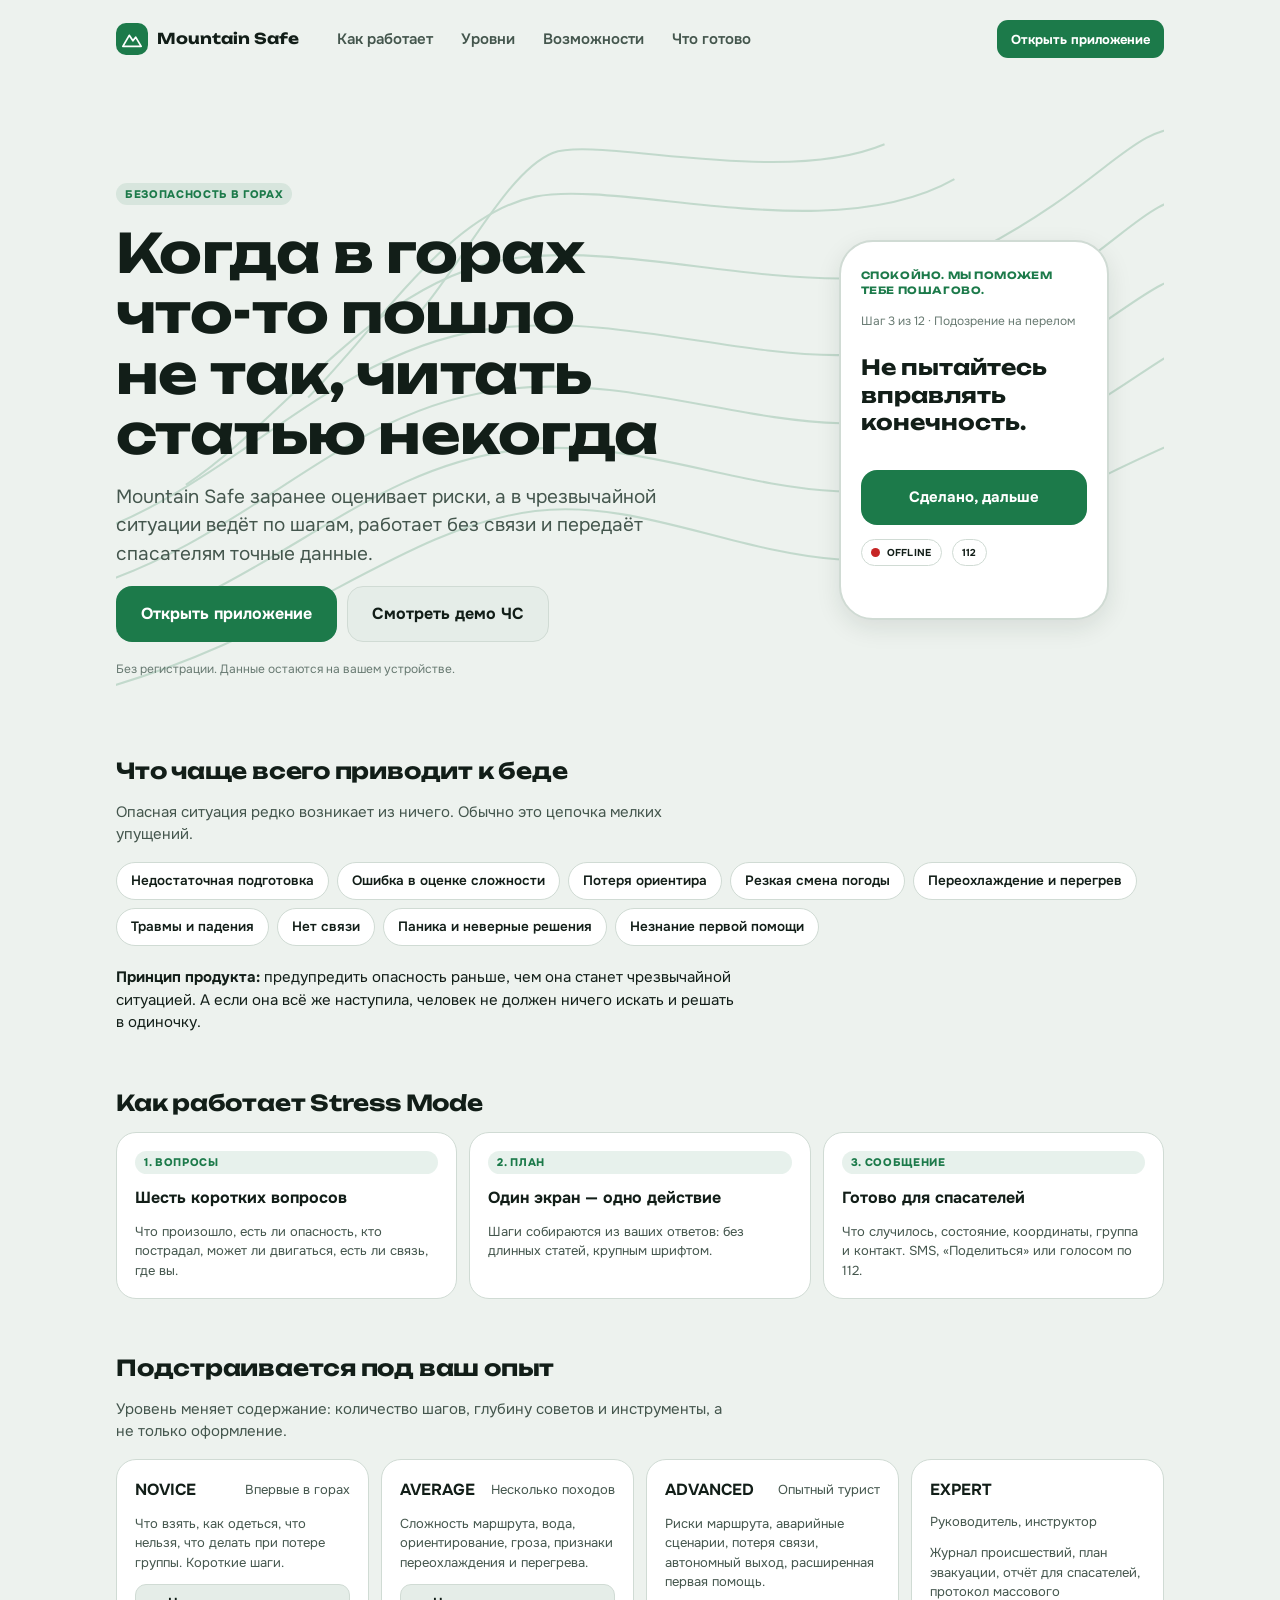
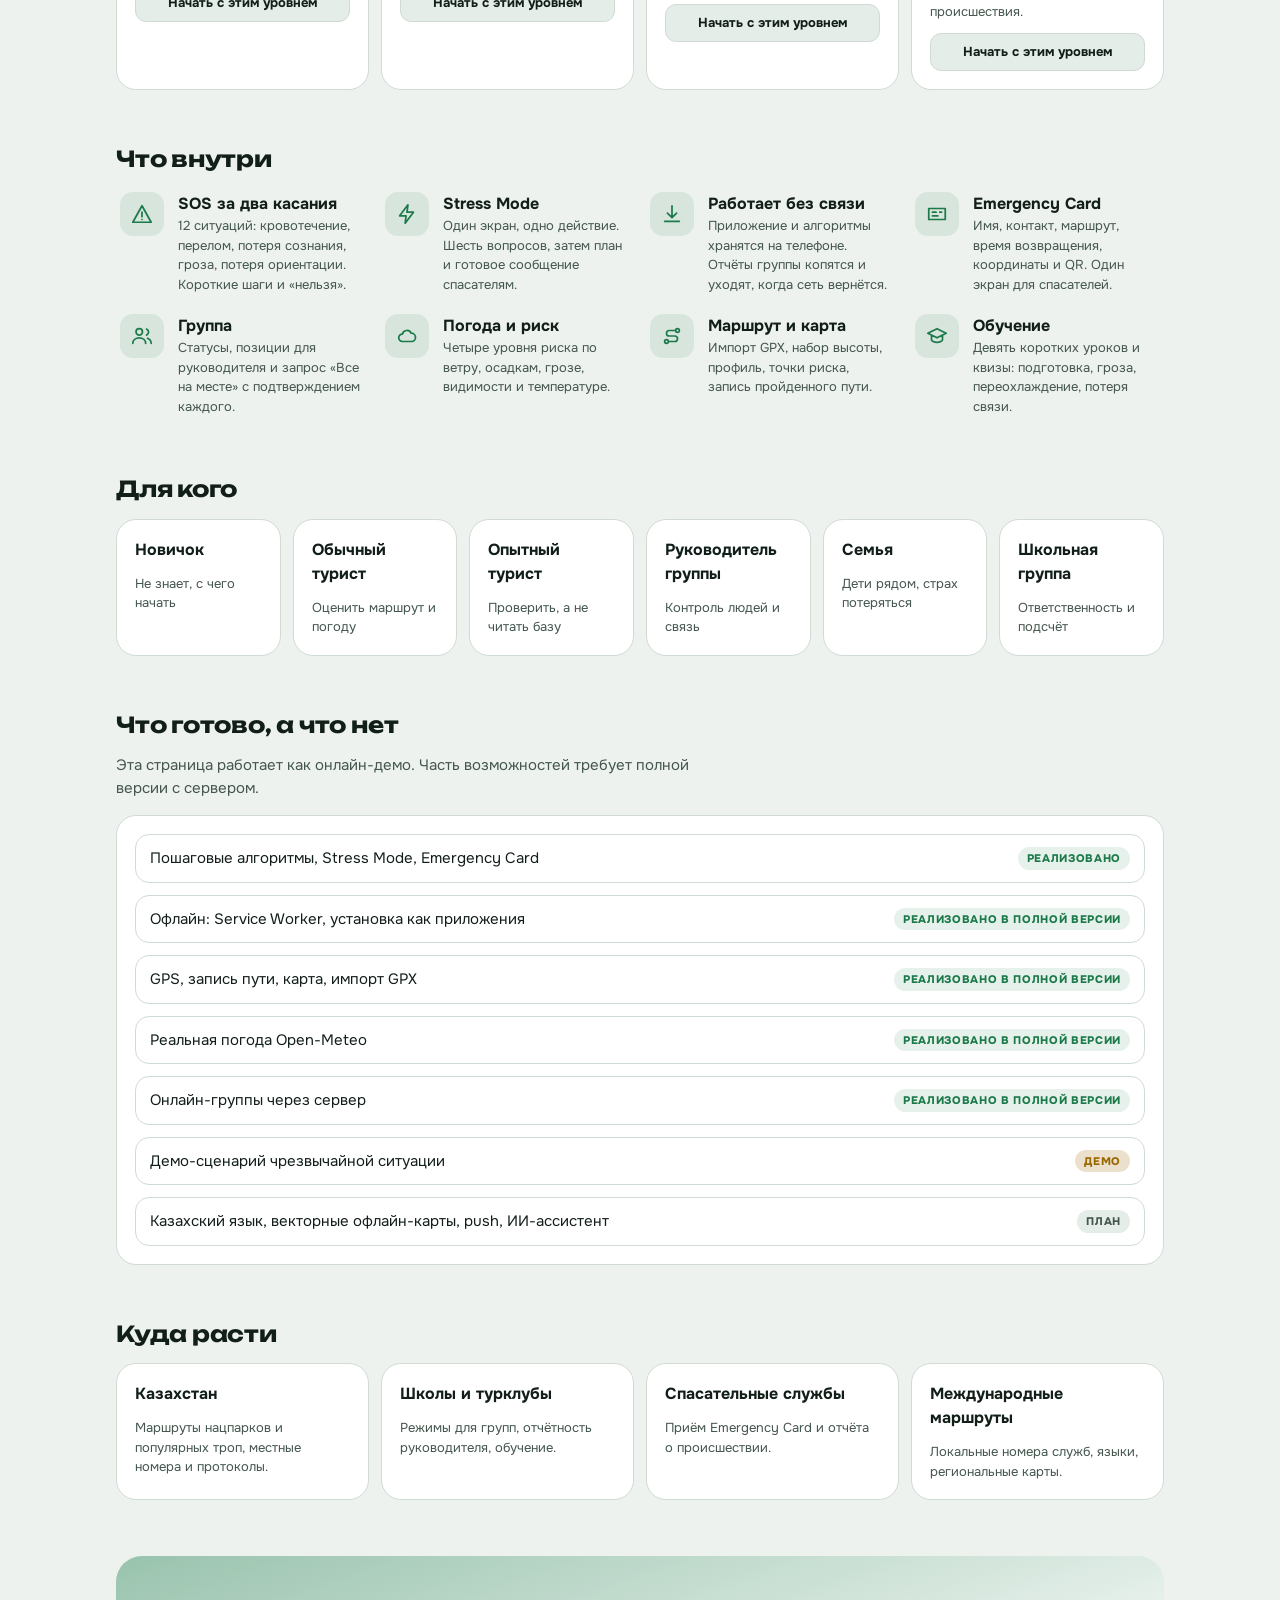
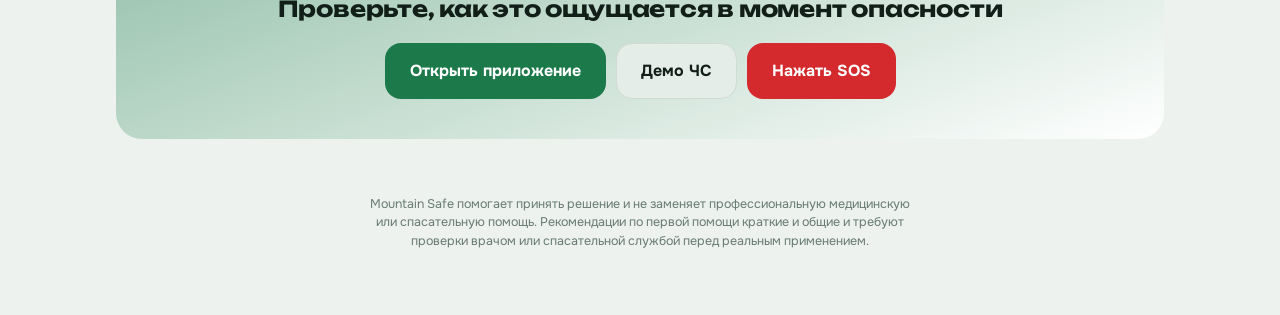
<file: mountain-safe-github-pages/index.html>
<!doctype html>
<html lang="ru">
<head>
<meta charset="utf-8">
<meta name="viewport" content="width=device-width,initial-scale=1,viewport-fit=cover">
<title>Mountain Safe</title>
<meta name="description" content="Безопасность в горах: SOS, Stress Mode, офлайн, группа, Emergency Card.">
<meta name="theme-color" content="#0f1416">
<link rel="manifest" href="manifest.webmanifest">
<link rel="icon" type="image/png" href="icons/icon-192.png">
<link rel="apple-touch-icon" href="icons/apple-touch-icon.png">
<link rel="stylesheet" href="vendor/leaflet/leaflet.css">
<link rel="stylesheet" href="css/styles.css">
<style>html{padding:env(safe-area-inset-top,0px) 0 env(safe-area-inset-bottom,0px)}body{margin:0}[hidden]{display:none!important}</style>
</head>
<body>


<div class="app" id="app">
  <aside class="side" id="side"></aside>
  <div class="main">
    <header class="top" id="top"></header>
    <div id="banner"></div>
    <main id="view" class="view" tabindex="-1"></main>
    <p class="disc">Mountain Safe помогает принять решение и не заменяет профессиональную медицинскую или спасательную помощь. При угрозе жизни звоните в экстренные службы.</p>
  </div>
</div>
<nav class="tabbar" id="tabbar" aria-label="Основная навигация"></nav>
<div id="demobar"></div>
<div id="updatebar"></div>
<div id="overlay"></div>
<div id="toast"></div>

<script src="vendor/leaflet/leaflet.js"></script>
<script src="vendor/qrcode.js"></script>
<script src="js/config.js"></script>
<script src="js/data.js"></script>
<script src="js/lib.js"></script>
<script src="js/core.js"></script>
<script src="js/services.js"></script>
<script src="js/landing.js"></script>
<script src="js/views.js"></script>
</body>
</html>
</file>
<file: mountain-safe-github-pages/vendor/leaflet/leaflet.css>
/* required styles */

.leaflet-pane,
.leaflet-tile,
.leaflet-marker-icon,
.leaflet-marker-shadow,
.leaflet-tile-container,
.leaflet-pane > svg,
.leaflet-pane > canvas,
.leaflet-zoom-box,
.leaflet-image-layer,
.leaflet-layer {
	position: absolute;
	left: 0;
	top: 0;
	}
.leaflet-container {
	overflow: hidden;
	}
.leaflet-tile,
.leaflet-marker-icon,
.leaflet-marker-shadow {
	-webkit-user-select: none;
	   -moz-user-select: none;
	        user-select: none;
	  -webkit-user-drag: none;
	}
/* Prevents IE11 from highlighting tiles in blue */
.leaflet-tile::selection {
	background: transparent;
}
/* Safari renders non-retina tile on retina better with this, but Chrome is worse */
.leaflet-safari .leaflet-tile {
	image-rendering: -webkit-optimize-contrast;
	}
/* hack that prevents hw layers "stretching" when loading new tiles */
.leaflet-safari .leaflet-tile-container {
	width: 1600px;
	height: 1600px;
	-webkit-transform-origin: 0 0;
	}
.leaflet-marker-icon,
.leaflet-marker-shadow {
	display: block;
	}
/* .leaflet-container svg: reset svg max-width decleration shipped in Joomla! (joomla.org) 3.x */
/* .leaflet-container img: map is broken in FF if you have max-width: 100% on tiles */
.leaflet-container .leaflet-overlay-pane svg {
	max-width: none !important;
	max-height: none !important;
	}
.leaflet-container .leaflet-marker-pane img,
.leaflet-container .leaflet-shadow-pane img,
.leaflet-container .leaflet-tile-pane img,
.leaflet-container img.leaflet-image-layer,
.leaflet-container .leaflet-tile {
	max-width: none !important;
	max-height: none !important;
	width: auto;
	padding: 0;
	}

.leaflet-container img.leaflet-tile {
	/* See: https://bugs.chromium.org/p/chromium/issues/detail?id=600120 */
	mix-blend-mode: plus-lighter;
}

.leaflet-container.leaflet-touch-zoom {
	-ms-touch-action: pan-x pan-y;
	touch-action: pan-x pan-y;
	}
.leaflet-container.leaflet-touch-drag {
	-ms-touch-action: pinch-zoom;
	/* Fallback for FF which doesn't support pinch-zoom */
	touch-action: none;
	touch-action: pinch-zoom;
}
.leaflet-container.leaflet-touch-drag.leaflet-touch-zoom {
	-ms-touch-action: none;
	touch-action: none;
}
.leaflet-container {
	-webkit-tap-highlight-color: transparent;
}
.leaflet-container a {
	-webkit-tap-highlight-color: rgba(51, 181, 229, 0.4);
}
.leaflet-tile {
	filter: inherit;
	visibility: hidden;
	}
.leaflet-tile-loaded {
	visibility: inherit;
	}
.leaflet-zoom-box {
	width: 0;
	height: 0;
	-moz-box-sizing: border-box;
	     box-sizing: border-box;
	z-index: 800;
	}
/* workaround for https://bugzilla.mozilla.org/show_bug.cgi?id=888319 */
.leaflet-overlay-pane svg {
	-moz-user-select: none;
	}

.leaflet-pane         { z-index: 400; }

.leaflet-tile-pane    { z-index: 200; }
.leaflet-overlay-pane { z-index: 400; }
.leaflet-shadow-pane  { z-index: 500; }
.leaflet-marker-pane  { z-index: 600; }
.leaflet-tooltip-pane   { z-index: 650; }
.leaflet-popup-pane   { z-index: 700; }

.leaflet-map-pane canvas { z-index: 100; }
.leaflet-map-pane svg    { z-index: 200; }

.leaflet-vml-shape {
	width: 1px;
	height: 1px;
	}
.lvml {
	behavior: url(#default#VML);
	display: inline-block;
	position: absolute;
	}


/* control positioning */

.leaflet-control {
	position: relative;
	z-index: 800;
	pointer-events: visiblePainted; /* IE 9-10 doesn't have auto */
	pointer-events: auto;
	}
.leaflet-top,
.leaflet-bottom {
	position: absolute;
	z-index: 1000;
	pointer-events: none;
	}
.leaflet-top {
	top: 0;
	}
.leaflet-right {
	right: 0;
	}
.leaflet-bottom {
	bottom: 0;
	}
.leaflet-left {
	left: 0;
	}
.leaflet-control {
	float: left;
	clear: both;
	}
.leaflet-right .leaflet-control {
	float: right;
	}
.leaflet-top .leaflet-control {
	margin-top: 10px;
	}
.leaflet-bottom .leaflet-control {
	margin-bottom: 10px;
	}
.leaflet-left .leaflet-control {
	margin-left: 10px;
	}
.leaflet-right .leaflet-control {
	margin-right: 10px;
	}


/* zoom and fade animations */

.leaflet-fade-anim .leaflet-popup {
	opacity: 0;
	-webkit-transition: opacity 0.2s linear;
	   -moz-transition: opacity 0.2s linear;
	        transition: opacity 0.2s linear;
	}
.leaflet-fade-anim .leaflet-map-pane .leaflet-popup {
	opacity: 1;
	}
.leaflet-zoom-animated {
	-webkit-transform-origin: 0 0;
	    -ms-transform-origin: 0 0;
	        transform-origin: 0 0;
	}
svg.leaflet-zoom-animated {
	will-change: transform;
}

.leaflet-zoom-anim .leaflet-zoom-animated {
	-webkit-transition: -webkit-transform 0.25s cubic-bezier(0,0,0.25,1);
	   -moz-transition:    -moz-transform 0.25s cubic-bezier(0,0,0.25,1);
	        transition:         transform 0.25s cubic-bezier(0,0,0.25,1);
	}
.leaflet-zoom-anim .leaflet-tile,
.leaflet-pan-anim .leaflet-tile {
	-webkit-transition: none;
	   -moz-transition: none;
	        transition: none;
	}

.leaflet-zoom-anim .leaflet-zoom-hide {
	visibility: hidden;
	}


/* cursors */

.leaflet-interactive {
	cursor: pointer;
	}
.leaflet-grab {
	cursor: -webkit-grab;
	cursor:    -moz-grab;
	cursor:         grab;
	}
.leaflet-crosshair,
.leaflet-crosshair .leaflet-interactive {
	cursor: crosshair;
	}
.leaflet-popup-pane,
.leaflet-control {
	cursor: auto;
	}
.leaflet-dragging .leaflet-grab,
.leaflet-dragging .leaflet-grab .leaflet-interactive,
.leaflet-dragging .leaflet-marker-draggable {
	cursor: move;
	cursor: -webkit-grabbing;
	cursor:    -moz-grabbing;
	cursor:         grabbing;
	}

/* marker & overlays interactivity */
.leaflet-marker-icon,
.leaflet-marker-shadow,
.leaflet-image-layer,
.leaflet-pane > svg path,
.leaflet-tile-container {
	pointer-events: none;
	}

.leaflet-marker-icon.leaflet-interactive,
.leaflet-image-layer.leaflet-interactive,
.leaflet-pane > svg path.leaflet-interactive,
svg.leaflet-image-layer.leaflet-interactive path {
	pointer-events: visiblePainted; /* IE 9-10 doesn't have auto */
	pointer-events: auto;
	}

/* visual tweaks */

.leaflet-container {
	background: #ddd;
	outline-offset: 1px;
	}
.leaflet-container a {
	color: #0078A8;
	}
.leaflet-zoom-box {
	border: 2px dotted #38f;
	background: rgba(255,255,255,0.5);
	}


/* general typography */
.leaflet-container {
	font-family: "Helvetica Neue", Arial, Helvetica, sans-serif;
	font-size: 12px;
	font-size: 0.75rem;
	line-height: 1.5;
	}


/* general toolbar styles */

.leaflet-bar {
	box-shadow: 0 1px 5px rgba(0,0,0,0.65);
	border-radius: 4px;
	}
.leaflet-bar a {
	background-color: #fff;
	border-bottom: 1px solid #ccc;
	width: 26px;
	height: 26px;
	line-height: 26px;
	display: block;
	text-align: center;
	text-decoration: none;
	color: black;
	}
.leaflet-bar a,
.leaflet-control-layers-toggle {
	background-position: 50% 50%;
	background-repeat: no-repeat;
	display: block;
	}
.leaflet-bar a:hover,
.leaflet-bar a:focus {
	background-color: #f4f4f4;
	}
.leaflet-bar a:first-child {
	border-top-left-radius: 4px;
	border-top-right-radius: 4px;
	}
.leaflet-bar a:last-child {
	border-bottom-left-radius: 4px;
	border-bottom-right-radius: 4px;
	border-bottom: none;
	}
.leaflet-bar a.leaflet-disabled {
	cursor: default;
	background-color: #f4f4f4;
	color: #bbb;
	}

.leaflet-touch .leaflet-bar a {
	width: 30px;
	height: 30px;
	line-height: 30px;
	}
.leaflet-touch .leaflet-bar a:first-child {
	border-top-left-radius: 2px;
	border-top-right-radius: 2px;
	}
.leaflet-touch .leaflet-bar a:last-child {
	border-bottom-left-radius: 2px;
	border-bottom-right-radius: 2px;
	}

/* zoom control */

.leaflet-control-zoom-in,
.leaflet-control-zoom-out {
	font: bold 18px 'Lucida Console', Monaco, monospace;
	text-indent: 1px;
	}

.leaflet-touch .leaflet-control-zoom-in, .leaflet-touch .leaflet-control-zoom-out  {
	font-size: 22px;
	}


/* layers control */

.leaflet-control-layers {
	box-shadow: 0 1px 5px rgba(0,0,0,0.4);
	background: #fff;
	border-radius: 5px;
	}
.leaflet-control-layers-toggle {
	background-image: url(images/layers.png);
	width: 36px;
	height: 36px;
	}
.leaflet-retina .leaflet-control-layers-toggle {
	background-image: url(images/layers-2x.png);
	background-size: 26px 26px;
	}
.leaflet-touch .leaflet-control-layers-toggle {
	width: 44px;
	height: 44px;
	}
.leaflet-control-layers .leaflet-control-layers-list,
.leaflet-control-layers-expanded .leaflet-control-layers-toggle {
	display: none;
	}
.leaflet-control-layers-expanded .leaflet-control-layers-list {
	display: block;
	position: relative;
	}
.leaflet-control-layers-expanded {
	padding: 6px 10px 6px 6px;
	color: #333;
	background: #fff;
	}
.leaflet-control-layers-scrollbar {
	overflow-y: scroll;
	overflow-x: hidden;
	padding-right: 5px;
	}
.leaflet-control-layers-selector {
	margin-top: 2px;
	position: relative;
	top: 1px;
	}
.leaflet-control-layers label {
	display: block;
	font-size: 13px;
	font-size: 1.08333em;
	}
.leaflet-control-layers-separator {
	height: 0;
	border-top: 1px solid #ddd;
	margin: 5px -10px 5px -6px;
	}

/* Default icon URLs */
.leaflet-default-icon-path { /* used only in path-guessing heuristic, see L.Icon.Default */
	background-image: url(images/marker-icon.png);
	}


/* attribution and scale controls */

.leaflet-container .leaflet-control-attribution {
	background: #fff;
	background: rgba(255, 255, 255, 0.8);
	margin: 0;
	}
.leaflet-control-attribution,
.leaflet-control-scale-line {
	padding: 0 5px;
	color: #333;
	line-height: 1.4;
	}
.leaflet-control-attribution a {
	text-decoration: none;
	}
.leaflet-control-attribution a:hover,
.leaflet-control-attribution a:focus {
	text-decoration: underline;
	}
.leaflet-attribution-flag {
	display: inline !important;
	vertical-align: baseline !important;
	width: 1em;
	height: 0.6669em;
	}
.leaflet-left .leaflet-control-scale {
	margin-left: 5px;
	}
.leaflet-bottom .leaflet-control-scale {
	margin-bottom: 5px;
	}
.leaflet-control-scale-line {
	border: 2px solid #777;
	border-top: none;
	line-height: 1.1;
	padding: 2px 5px 1px;
	white-space: nowrap;
	-moz-box-sizing: border-box;
	     box-sizing: border-box;
	background: rgba(255, 255, 255, 0.8);
	text-shadow: 1px 1px #fff;
	}
.leaflet-control-scale-line:not(:first-child) {
	border-top: 2px solid #777;
	border-bottom: none;
	margin-top: -2px;
	}
.leaflet-control-scale-line:not(:first-child):not(:last-child) {
	border-bottom: 2px solid #777;
	}

.leaflet-touch .leaflet-control-attribution,
.leaflet-touch .leaflet-control-layers,
.leaflet-touch .leaflet-bar {
	box-shadow: none;
	}
.leaflet-touch .leaflet-control-layers,
.leaflet-touch .leaflet-bar {
	border: 2px solid rgba(0,0,0,0.2);
	background-clip: padding-box;
	}


/* popup */

.leaflet-popup {
	position: absolute;
	text-align: center;
	margin-bottom: 20px;
	}
.leaflet-popup-content-wrapper {
	padding: 1px;
	text-align: left;
	border-radius: 12px;
	}
.leaflet-popup-content {
	margin: 13px 24px 13px 20px;
	line-height: 1.3;
	font-size: 13px;
	font-size: 1.08333em;
	min-height: 1px;
	}
.leaflet-popup-content p {
	margin: 17px 0;
	margin: 1.3em 0;
	}
.leaflet-popup-tip-container {
	width: 40px;
	height: 20px;
	position: absolute;
	left: 50%;
	margin-top: -1px;
	margin-left: -20px;
	overflow: hidden;
	pointer-events: none;
	}
.leaflet-popup-tip {
	width: 17px;
	height: 17px;
	padding: 1px;

	margin: -10px auto 0;
	pointer-events: auto;

	-webkit-transform: rotate(45deg);
	   -moz-transform: rotate(45deg);
	    -ms-transform: rotate(45deg);
	        transform: rotate(45deg);
	}
.leaflet-popup-content-wrapper,
.leaflet-popup-tip {
	background: white;
	color: #333;
	box-shadow: 0 3px 14px rgba(0,0,0,0.4);
	}
.leaflet-container a.leaflet-popup-close-button {
	position: absolute;
	top: 0;
	right: 0;
	border: none;
	text-align: center;
	width: 24px;
	height: 24px;
	font: 16px/24px Tahoma, Verdana, sans-serif;
	color: #757575;
	text-decoration: none;
	background: transparent;
	}
.leaflet-container a.leaflet-popup-close-button:hover,
.leaflet-container a.leaflet-popup-close-button:focus {
	color: #585858;
	}
.leaflet-popup-scrolled {
	overflow: auto;
	}

.leaflet-oldie .leaflet-popup-content-wrapper {
	-ms-zoom: 1;
	}
.leaflet-oldie .leaflet-popup-tip {
	width: 24px;
	margin: 0 auto;

	-ms-filter: "progid:DXImageTransform.Microsoft.Matrix(M11=0.70710678, M12=0.70710678, M21=-0.70710678, M22=0.70710678)";
	filter: progid:DXImageTransform.Microsoft.Matrix(M11=0.70710678, M12=0.70710678, M21=-0.70710678, M22=0.70710678);
	}

.leaflet-oldie .leaflet-control-zoom,
.leaflet-oldie .leaflet-control-layers,
.leaflet-oldie .leaflet-popup-content-wrapper,
.leaflet-oldie .leaflet-popup-tip {
	border: 1px solid #999;
	}


/* div icon */

.leaflet-div-icon {
	background: #fff;
	border: 1px solid #666;
	}


/* Tooltip */
/* Base styles for the element that has a tooltip */
.leaflet-tooltip {
	position: absolute;
	padding: 6px;
	background-color: #fff;
	border: 1px solid #fff;
	border-radius: 3px;
	color: #222;
	white-space: nowrap;
	-webkit-user-select: none;
	-moz-user-select: none;
	-ms-user-select: none;
	user-select: none;
	pointer-events: none;
	box-shadow: 0 1px 3px rgba(0,0,0,0.4);
	}
.leaflet-tooltip.leaflet-interactive {
	cursor: pointer;
	pointer-events: auto;
	}
.leaflet-tooltip-top:before,
.leaflet-tooltip-bottom:before,
.leaflet-tooltip-left:before,
.leaflet-tooltip-right:before {
	position: absolute;
	pointer-events: none;
	border: 6px solid transparent;
	background: transparent;
	content: "";
	}

/* Directions */

.leaflet-tooltip-bottom {
	margin-top: 6px;
}
.leaflet-tooltip-top {
	margin-top: -6px;
}
.leaflet-tooltip-bottom:before,
.leaflet-tooltip-top:before {
	left: 50%;
	margin-left: -6px;
	}
.leaflet-tooltip-top:before {
	bottom: 0;
	margin-bottom: -12px;
	border-top-color: #fff;
	}
.leaflet-tooltip-bottom:before {
	top: 0;
	margin-top: -12px;
	margin-left: -6px;
	border-bottom-color: #fff;
	}
.leaflet-tooltip-left {
	margin-left: -6px;
}
.leaflet-tooltip-right {
	margin-left: 6px;
}
.leaflet-tooltip-left:before,
.leaflet-tooltip-right:before {
	top: 50%;
	margin-top: -6px;
	}
.leaflet-tooltip-left:before {
	right: 0;
	margin-right: -12px;
	border-left-color: #fff;
	}
.leaflet-tooltip-right:before {
	left: 0;
	margin-left: -12px;
	border-right-color: #fff;
	}

/* Printing */

@media print {
	/* Prevent printers from removing background-images of controls. */
	.leaflet-control {
		-webkit-print-color-adjust: exact;
		print-color-adjust: exact;
		}
	}
</file>
<file: mountain-safe-github-pages/css/styles.css>
@font-face{font-family:'Onest';font-style:normal;font-display:swap;font-weight:400;src:url(../fonts/onest-cyrillic-400-normal.woff2) format('woff2');unicode-range:U+0301,U+0400-045F,U+0490-0491,U+04B0-04B1,U+2116}
@font-face{font-family:'Onest';font-style:normal;font-display:swap;font-weight:400;src:url(../fonts/onest-latin-400-normal.woff2) format('woff2');unicode-range:U+0000-00FF,U+0131,U+0152-0153,U+02BB-02BC,U+02C6,U+02DA,U+02DC,U+0304,U+0308,U+0329,U+2000-206F,U+20AC,U+2122,U+2191,U+2193,U+2212,U+2215,U+FEFF,U+FFFD}
@font-face{font-family:'Onest';font-style:normal;font-display:swap;font-weight:600;src:url(../fonts/onest-cyrillic-600-normal.woff2) format('woff2');unicode-range:U+0301,U+0400-045F,U+0490-0491,U+04B0-04B1,U+2116}
@font-face{font-family:'Onest';font-style:normal;font-display:swap;font-weight:600;src:url(../fonts/onest-latin-600-normal.woff2) format('woff2');unicode-range:U+0000-00FF,U+0131,U+0152-0153,U+02BB-02BC,U+02C6,U+02DA,U+02DC,U+0304,U+0308,U+0329,U+2000-206F,U+20AC,U+2122,U+2191,U+2193,U+2212,U+2215,U+FEFF,U+FFFD}
@font-face{font-family:'Onest';font-style:normal;font-display:swap;font-weight:700;src:url(../fonts/onest-cyrillic-700-normal.woff2) format('woff2');unicode-range:U+0301,U+0400-045F,U+0490-0491,U+04B0-04B1,U+2116}
@font-face{font-family:'Onest';font-style:normal;font-display:swap;font-weight:700;src:url(../fonts/onest-latin-700-normal.woff2) format('woff2');unicode-range:U+0000-00FF,U+0131,U+0152-0153,U+02BB-02BC,U+02C6,U+02DA,U+02DC,U+0304,U+0308,U+0329,U+2000-206F,U+20AC,U+2122,U+2191,U+2193,U+2212,U+2215,U+FEFF,U+FFFD}
@font-face{font-family:'Onest';font-style:normal;font-display:swap;font-weight:800;src:url(../fonts/onest-cyrillic-800-normal.woff2) format('woff2');unicode-range:U+0301,U+0400-045F,U+0490-0491,U+04B0-04B1,U+2116}
@font-face{font-family:'Onest';font-style:normal;font-display:swap;font-weight:800;src:url(../fonts/onest-latin-800-normal.woff2) format('woff2');unicode-range:U+0000-00FF,U+0131,U+0152-0153,U+02BB-02BC,U+02C6,U+02DA,U+02DC,U+0304,U+0308,U+0329,U+2000-206F,U+20AC,U+2122,U+2191,U+2193,U+2212,U+2215,U+FEFF,U+FFFD}
@font-face{font-family:'Unbounded';font-style:normal;font-display:swap;font-weight:700;src:url(../fonts/unbounded-cyrillic-700-normal.woff2) format('woff2');unicode-range:U+0301,U+0400-045F,U+0490-0491,U+04B0-04B1,U+2116}
@font-face{font-family:'Unbounded';font-style:normal;font-display:swap;font-weight:700;src:url(../fonts/unbounded-latin-700-normal.woff2) format('woff2');unicode-range:U+0000-00FF,U+0131,U+0152-0153,U+02BB-02BC,U+02C6,U+02DA,U+02DC,U+0304,U+0308,U+0329,U+2000-206F,U+20AC,U+2122,U+2191,U+2193,U+2212,U+2215,U+FEFF,U+FFFD}
@font-face{font-family:'JetBrains Mono';font-style:normal;font-display:swap;font-weight:500;src:url(../fonts/jetbrains-mono-latin-500-normal.woff2) format('woff2');unicode-range:U+0000-00FF,U+0131,U+0152-0153,U+02BB-02BC,U+02C6,U+02DA,U+02DC,U+0304,U+0308,U+0329,U+2000-206F,U+20AC,U+2122,U+2191,U+2193,U+2212,U+2215,U+FEFF,U+FFFD}
@font-face{font-family:'JetBrains Mono';font-style:normal;font-display:swap;font-weight:700;src:url(../fonts/jetbrains-mono-latin-700-normal.woff2) format('woff2');unicode-range:U+0000-00FF,U+0131,U+0152-0153,U+02BB-02BC,U+02C6,U+02DA,U+02DC,U+0304,U+0308,U+0329,U+2000-206F,U+20AC,U+2122,U+2191,U+2193,U+2212,U+2215,U+FEFF,U+FFFD}

:root{
  color-scheme:dark;
  --bg:#0f1416;--bg2:#151c1f;--card:#1c2528;--card2:#253034;--line:#2e3b3f;
  --tx:#eef3f0;--tx2:#a9b9b2;--tx3:#7a8c85;
  --g:#62c48a;--g2:#2f7a55;--gs:rgba(98,196,138,.14);--onG:#06170d;
  --ok:#4fcf7a;--warn:#f2c14e;--hi:#f28b3c;--crit:#ef4b4b;--sos:#e5383b;
  --shadow:0 10px 30px rgba(0,0,0,.35);
  --f-body:'Onest',system-ui,-apple-system,'Segoe UI',Roboto,sans-serif;
  --f-disp:'Unbounded','Onest',system-ui,sans-serif;
  --f-mono:'JetBrains Mono',ui-monospace,Menlo,Consolas,monospace;
}
@media (prefers-color-scheme:light){:root:not([data-theme="dark"]){
  color-scheme:light;
  --bg:#edf2ee;--bg2:#ffffff;--card:#ffffff;--card2:#e5ede8;--line:#d0dbd4;
  --tx:#121e18;--tx2:#44564d;--tx3:#687a72;
  --g:#1c7a4a;--g2:#1c7a4a;--gs:rgba(28,122,74,.10);--onG:#ffffff;
  --ok:#1b8a48;--warn:#9a6700;--hi:#bf520d;--crit:#c62525;--sos:#d42a2d;
  --shadow:0 8px 24px rgba(20,40,30,.10);}}
:root[data-theme="light"]{
  color-scheme:light;
  --bg:#edf2ee;--bg2:#ffffff;--card:#ffffff;--card2:#e5ede8;--line:#d0dbd4;
  --tx:#121e18;--tx2:#44564d;--tx3:#687a72;
  --g:#1c7a4a;--g2:#1c7a4a;--gs:rgba(28,122,74,.10);--onG:#ffffff;
  --ok:#1b8a48;--warn:#9a6700;--hi:#bf520d;--crit:#c62525;--sos:#d42a2d;
  --shadow:0 8px 24px rgba(20,40,30,.10);}
:root[data-theme="dark"]{
  color-scheme:dark;
  --bg:#0f1416;--bg2:#151c1f;--card:#1c2528;--card2:#253034;--line:#2e3b3f;
  --tx:#eef3f0;--tx2:#a9b9b2;--tx3:#7a8c85;
  --g:#62c48a;--g2:#2f7a55;--gs:rgba(98,196,138,.14);--onG:#06170d;
  --ok:#4fcf7a;--warn:#f2c14e;--hi:#f28b3c;--crit:#ef4b4b;--sos:#e5383b;
  --shadow:0 10px 30px rgba(0,0,0,.35);}

*{box-sizing:border-box}
html,body{height:100%}
body{background:var(--bg);color:var(--tx);font:15px/1.5 var(--f-body);-webkit-font-smoothing:antialiased;padding-inline:0}
button{font:inherit;color:inherit;cursor:pointer;border:0;background:none;padding:0}
input,select,textarea{font:inherit;color:var(--tx);background:var(--bg2);border:1.5px solid var(--line);border-radius:12px;padding:11px 13px;width:100%;min-width:0}
textarea{resize:vertical;min-height:80px}
input:focus,select:focus,textarea:focus,button:focus-visible,a:focus-visible{outline:3px solid var(--g);outline-offset:2px}
a{color:var(--g)}
h1,h2,h3,h4,p{margin:0}
h1,h2{font-family:var(--f-disp);font-weight:700;letter-spacing:-.01em;text-wrap:balance;line-height:1.2}
h1{font-size:clamp(22px,5vw,32px)}h2{font-size:clamp(18px,3.6vw,22px)}h3{font-size:16px;font-weight:700;text-wrap:balance}
.mono{font-family:var(--f-mono)}
.ic{width:22px;height:22px;fill:none;stroke:currentColor;stroke-width:1.9;stroke-linecap:round;stroke-linejoin:round;flex:none}
.ic.sm{width:16px;height:16px}.ic.lg{width:30px;height:30px}

/* shell */
.app{display:grid;grid-template-columns:1fr;min-height:100%}
.side{display:none}
.main{min-width:0;padding:0 16px calc(96px + env(safe-area-inset-bottom,0px));max-width:920px;width:100%;margin-inline:auto}
.top{position:sticky;top:env(safe-area-inset-top,0px);z-index:20;background:color-mix(in srgb,var(--bg) 92%,transparent);backdrop-filter:blur(10px);display:flex;align-items:center;gap:8px;padding:10px 0;flex-wrap:wrap}
.brand{display:flex;align-items:center;gap:9px;font-family:var(--f-disp);font-weight:700;font-size:15px;margin-right:auto;text-align:left}
.brand .logo{width:32px;height:32px;border-radius:10px;background:var(--g);color:var(--onG);display:grid;place-items:center}
.pill{display:inline-flex;align-items:center;gap:7px;padding:7px 12px;border-radius:99px;background:var(--card);border:1px solid var(--line);font-size:12.5px;font-weight:700;letter-spacing:.03em;white-space:nowrap}
.dot{width:9px;height:9px;border-radius:50%;background:var(--tx3);flex:none}
.dot.ok{background:var(--ok)}.dot.warn{background:var(--warn)}.dot.crit{background:var(--crit)}.dot.hi{background:var(--hi)}.dot.off{background:#111;box-shadow:0 0 0 1.5px var(--tx3)}
.tabbar{position:fixed;left:0;right:0;bottom:0;z-index:30;background:var(--bg2);border-top:1px solid var(--line);display:grid;grid-template-columns:repeat(5,1fr);padding:6px 6px calc(6px + env(safe-area-inset-bottom,0px))}
.tab{display:flex;flex-direction:column;align-items:center;gap:2px;font-size:11px;font-weight:600;color:var(--tx3);padding:6px 2px;border-radius:12px}
.tab.on{color:var(--g)}
.tab.sos{color:#fff;background:var(--sos);margin:-16px 6px 0;border-radius:18px;box-shadow:0 8px 20px rgba(229,56,59,.45);padding-top:10px}
.tab.sos.on{color:#fff}
@media(min-width:900px){
  .app{grid-template-columns:250px 1fr}
  .side{display:flex;flex-direction:column;gap:2px;position:sticky;top:0;height:100vh;padding:20px 12px;border-right:1px solid var(--line);background:var(--bg2);overflow:auto}
  .tabbar{display:none}
  .main{padding-bottom:48px}
  .top .brand{display:none}
}
.nav{display:flex;align-items:center;gap:11px;padding:10px 12px;border-radius:12px;color:var(--tx2);font-weight:600;text-align:left;width:100%}
.nav:hover{background:var(--card)}
.nav.on{background:var(--gs);color:var(--g)}
.nav.sos{background:var(--sos);color:#fff;margin:6px 0}
.side .brand{padding:4px 8px 16px}
.side small{color:var(--tx3);font-size:11px;padding:12px 12px 4px;text-transform:uppercase;letter-spacing:.08em;font-weight:700}

/* blocks */
.view{display:flex;flex-direction:column;gap:16px;padding-top:8px}
.head{display:flex;flex-direction:column;gap:6px}
.head p{color:var(--tx2);max-width:62ch}
.card{background:var(--card);border:1px solid var(--line);border-radius:20px;padding:18px;display:flex;flex-direction:column;gap:12px}
.card.flat{background:var(--bg2)}
.grid{display:grid;gap:12px}
.g2{grid-template-columns:repeat(auto-fit,minmax(240px,1fr))}
.g3{grid-template-columns:repeat(auto-fit,minmax(150px,1fr))}
.row{display:flex;gap:10px;align-items:center;flex-wrap:wrap}
.row.sp{justify-content:space-between}
.col{display:flex;flex-direction:column;gap:10px}
.muted{color:var(--tx2)}.small{font-size:13px}.tiny{font-size:12px;color:var(--tx3)}
.btn{display:inline-flex;align-items:center;justify-content:center;gap:8px;padding:13px 18px;border-radius:14px;background:var(--card2);font-weight:700;text-align:center;min-height:48px;border:1px solid var(--line)}
.btn:hover{filter:brightness(1.1)}
.btn.pri{background:var(--g);color:var(--onG);border-color:transparent}
.btn.dng{background:var(--sos);color:#fff;border-color:transparent}
.btn.ghost{background:none}
.btn.big{min-height:64px;font-size:18px;border-radius:18px;width:100%}
.btn.sm{min-height:38px;padding:8px 13px;font-size:13px;border-radius:11px}
.btn[disabled]{opacity:.45;cursor:not-allowed}
.chip{padding:8px 14px;border-radius:99px;background:var(--card);border:1px solid var(--line);font-weight:600;font-size:13.5px;white-space:nowrap}
.chip.on{background:var(--g);color:var(--onG);border-color:transparent}
.chips{display:flex;gap:8px;overflow-x:auto;padding-bottom:4px;scrollbar-width:thin}
.badge{display:inline-block;padding:3px 9px;border-radius:99px;font-size:11px;font-weight:800;letter-spacing:.06em;text-transform:uppercase;background:var(--card2);color:var(--tx2)}
.badge.demo{background:color-mix(in srgb,var(--warn) 20%,transparent);color:var(--warn)}
.badge.g{background:var(--gs);color:var(--g)}
.tone-ok{--t:var(--ok)}.tone-warn{--t:var(--warn)}.tone-hi{--t:var(--hi)}.tone-crit{--t:var(--crit)}
.risk{border-radius:16px;padding:14px 16px;background:color-mix(in srgb,var(--t) 16%,var(--card));border:1.5px solid var(--t);display:flex;gap:12px;align-items:center}
.risk b{color:var(--t)}
.bar{height:12px;background:var(--card2);border-radius:99px;overflow:hidden}
.bar>i{display:block;height:100%;background:var(--g);border-radius:99px;transition:width .35s}
.warnbox{background:color-mix(in srgb,var(--warn) 14%,var(--card));border:1px solid color-mix(in srgb,var(--warn) 55%,transparent);border-radius:14px;padding:12px 14px;font-size:13.5px}
.dngbox{background:color-mix(in srgb,var(--crit) 14%,var(--card));border:1px solid color-mix(in srgb,var(--crit) 55%,transparent);border-radius:14px;padding:12px 14px}
.disc{font-size:12px;color:var(--tx3);text-align:center;padding:8px 0;max-width:70ch;margin-inline:auto}

/* home */
.hero{position:relative;border-radius:26px;padding:22px;background:
  linear-gradient(160deg,color-mix(in srgb,var(--g2) 55%,var(--card)) 0%,var(--card) 62%);
  border:1px solid var(--line);overflow:hidden;display:flex;flex-direction:column;gap:16px}
.hero svg.peaks{position:absolute;right:-10px;bottom:-4px;width:70%;max-width:420px;opacity:.5;pointer-events:none}
.hero>*{position:relative}
.hero .tag{color:var(--tx2);max-width:34ch}
.sosbtn{position:relative;display:flex;align-items:center;justify-content:center;gap:14px;width:100%;min-height:96px;border-radius:24px;background:var(--sos);color:#fff;font-family:var(--f-disp);font-weight:700;font-size:34px;letter-spacing:.06em;box-shadow:0 12px 30px rgba(229,56,59,.4)}
.sosbtn::after{content:"";position:absolute;inset:-6px;border-radius:30px;border:2px solid var(--sos);opacity:.0;animation:ring 2.4s infinite}
@keyframes ring{0%{opacity:.7;transform:scale(.98)}100%{opacity:0;transform:scale(1.06)}}
@media(prefers-reduced-motion:reduce){.sosbtn::after{animation:none}.bar>i{transition:none}}
.tile{display:flex;flex-direction:column;gap:10px;align-items:flex-start;text-align:left;padding:16px;border-radius:20px;background:var(--card);border:1px solid var(--line);min-height:112px;width:100%}
.tile:hover{border-color:var(--g)}
.tile .ti{width:42px;height:42px;border-radius:13px;background:var(--gs);color:var(--g);display:grid;place-items:center}
.tile b{font-size:16px}.tile span{font-size:12.5px;color:var(--tx2)}
.stat{display:flex;flex-direction:column;gap:2px;padding:14px;border-radius:16px;background:var(--bg2);border:1px solid var(--line);text-align:left;width:100%}
.stat b{font-family:var(--f-disp);font-size:20px}.stat span{font-size:12px;color:var(--tx3);font-weight:600;letter-spacing:.04em;text-transform:uppercase}

/* incidents */
.inc{display:flex;flex-direction:column;gap:6px;align-items:flex-start;text-align:left;padding:16px;border-radius:18px;background:var(--card);border:1.5px solid var(--line);min-height:104px;width:100%}
.inc:hover{border-color:var(--sos)}
.inc .em{font-size:30px;line-height:1}
.inc b{font-size:15.5px;line-height:1.25}
.steps{display:flex;flex-direction:column;gap:10px;padding:0;margin:0;list-style:none;counter-reset:s}
.steps li{display:flex;gap:12px;align-items:flex-start;padding:14px;border-radius:16px;background:var(--bg2);border:1px solid var(--line);font-size:16px;font-weight:500;line-height:1.4;counter-increment:s}
.steps li::before{content:counter(s);flex:none;width:30px;height:30px;border-radius:50%;background:var(--g);color:var(--onG);display:grid;place-items:center;font-weight:800;font-size:14px;font-family:var(--f-mono)}
.steps li.done{opacity:.5;text-decoration:line-through}
.steps li.done::before{content:"✓"}
.steps li.adv::before{background:var(--card2);color:var(--tx)}
.dont{display:flex;gap:10px;align-items:flex-start;padding:10px 12px;border-radius:12px;background:color-mix(in srgb,var(--crit) 12%,var(--card));font-size:14px}
.dont::before{content:"✕";color:var(--crit);font-weight:800}
.num{font-family:var(--f-mono);font-weight:700}
.emnum{display:flex;align-items:center;gap:12px;padding:12px 14px;border-radius:14px;background:var(--bg2);border:1px solid var(--line)}
.emnum b{font-family:var(--f-mono);font-size:24px;min-width:64px}

/* checklists */
.chk{display:flex;gap:12px;align-items:flex-start;padding:12px 14px;border-radius:14px;background:var(--bg2);border:1.5px solid var(--line);text-align:left;width:100%;min-height:52px}
.chk .bx{flex:none;width:24px;height:24px;border-radius:8px;border:2px solid var(--tx3);display:grid;place-items:center;color:transparent;margin-top:1px}
.chk.on{border-color:color-mix(in srgb,var(--g) 60%,var(--line));background:var(--gs)}
.chk.on .bx{background:var(--g);border-color:var(--g);color:var(--onG)}
.chk small{display:block;color:var(--tx3);font-size:12.5px}
.chk.crit:not(.on) .bx{border-color:var(--hi)}

/* stress overlay */
.ov{position:fixed;inset:0;z-index:100;background:var(--bg);display:flex;flex-direction:column;overflow:auto;padding:calc(14px + env(safe-area-inset-top,0px)) 16px calc(16px + env(safe-area-inset-bottom,0px))}
.ov .in{width:100%;max-width:640px;margin:0 auto;display:flex;flex-direction:column;gap:16px;flex:1}
.st-h{font-family:var(--f-disp);font-size:clamp(22px,6vw,30px);font-weight:700;line-height:1.25;text-wrap:balance}
.st-calm{font-family:var(--f-disp);font-size:13px;letter-spacing:.06em;color:var(--g);font-weight:700}
.ans{display:grid;gap:12px}
.ans .btn{min-height:76px;font-size:20px;border-radius:20px}
.big-step{flex:1;display:flex;flex-direction:column;justify-content:center;gap:14px;padding:6px 0}
.big-step .t{font-size:clamp(24px,6.5vw,34px);font-weight:700;line-height:1.25;text-wrap:balance}
.big-step .n{font-family:var(--f-mono);color:var(--g);font-weight:700}
.sit{white-space:pre-wrap;font-family:var(--f-mono);font-size:13px;line-height:1.55;background:var(--bg2);border:1px solid var(--line);border-radius:14px;padding:14px;overflow-x:auto}

/* rescuer card */
.rcard{background:#fff;color:#111;border-radius:22px;padding:20px;display:flex;flex-direction:column;gap:14px}
.rcard .r{display:flex;justify-content:space-between;gap:14px;border-bottom:1px solid #ddd;padding-bottom:8px;align-items:flex-start}
.rcard .r span{color:#555;font-size:13px;font-weight:600;text-transform:uppercase;letter-spacing:.05em;flex:none}
.rcard .r b{text-align:right;font-size:18px;overflow-wrap:anywhere}
.rcard .hd{background:#c62828;color:#fff;margin:-20px -20px 0;padding:14px 20px;border-radius:22px 22px 0 0;font-weight:800;letter-spacing:.06em;font-family:var(--f-disp);font-size:15px}
.qr svg{width:150px;height:150px;display:block;background:#fff}

/* table-ish */
.member{display:grid;grid-template-columns:1fr auto;gap:8px 12px;padding:14px;border-radius:16px;background:var(--bg2);border:1px solid var(--line);align-items:center}
.member .nm{font-weight:700;font-size:16px}
.memo{display:flex;flex-direction:column;gap:10px}
details.memo-d{background:var(--card);border:1px solid var(--line);border-radius:18px;overflow:hidden}
details.memo-d>summary{list-style:none;cursor:pointer;padding:16px;display:flex;justify-content:space-between;gap:10px;align-items:center;font-weight:700}
details.memo-d>summary::-webkit-details-marker{display:none}
details.memo-d>summary::after{content:"+";font-size:22px;color:var(--g);font-weight:400}
details.memo-d[open]>summary::after{content:"–"}
details.memo-d>div{padding:0 16px 16px;display:flex;flex-direction:column;gap:10px}
.opt{display:block;width:100%;text-align:left;padding:13px 14px;border-radius:14px;border:1.5px solid var(--line);background:var(--bg2);font-weight:600}
.opt:hover{border-color:var(--g)}
.opt.right{border-color:var(--ok);background:color-mix(in srgb,var(--ok) 16%,var(--card))}
.opt.wrong{border-color:var(--crit);background:color-mix(in srgb,var(--crit) 14%,var(--card))}
.demo-on .ov{padding-top:calc(120px + env(safe-area-inset-top,0px))}
.g3s{grid-template-columns:repeat(3,minmax(0,1fr))}
.g3s .stat{padding:12px 10px}.g3s .stat b{font-size:16px}.g3s .stat span{font-size:10.5px}
.demo-bar{position:fixed;z-index:150;left:12px;right:12px;top:calc(8px + env(safe-area-inset-top,0px));max-width:600px;margin-inline:auto;background:var(--card2);border:1.5px solid var(--warn);border-radius:16px;padding:10px 12px;display:flex;gap:10px;align-items:center;box-shadow:var(--shadow)}
.offbanner{background:color-mix(in srgb,var(--crit) 16%,var(--card));border:1px solid var(--crit);border-radius:14px;padding:10px 14px;font-size:13.5px;display:flex;gap:10px;align-items:center}
.weakbanner{background:color-mix(in srgb,var(--warn) 16%,var(--card));border:1px solid var(--warn);border-radius:14px;padding:10px 14px;font-size:13.5px}
svg text{fill:var(--tx2);font-family:var(--f-body)}
.toast{position:fixed;left:50%;transform:translateX(-50%);bottom:calc(150px + env(safe-area-inset-bottom,0px));background:var(--tx);color:var(--bg);padding:10px 16px;border-radius:12px;font-weight:600;z-index:200;font-size:14px;max-width:90%}
label.f{display:flex;flex-direction:column;gap:6px;font-size:13px;font-weight:600;color:var(--tx2)}
input[type=range]{padding:0;accent-color:var(--g);height:28px}
input[type=checkbox]{width:auto}
.sect-t{font-size:12px;font-weight:800;letter-spacing:.09em;text-transform:uppercase;color:var(--tx3)}
.lvlcard{text-align:left;width:100%;padding:18px;border-radius:20px;border:2px solid var(--line);background:var(--card);display:flex;flex-direction:column;gap:8px}
.lvlcard.on{border-color:var(--g);background:var(--gs)}
.lvlcard ul{margin:0;padding-left:18px;color:var(--tx2);font-size:13.5px}

/* map & real-data additions */
.map{height:340px;border-radius:18px;border:1px solid var(--line);overflow:hidden;background:var(--card2);z-index:0}
.leaflet-container{font-family:var(--f-body)}
.mk{width:14px;height:14px;border-radius:50%;border:2px solid #fff;box-shadow:0 1px 4px rgba(0,0,0,.5)}
.badge.live{background:color-mix(in srgb,var(--ok) 20%,transparent);color:var(--ok)}
.hidden-file{position:absolute;left:-9999px;width:1px;height:1px;opacity:0}
.callrow{display:grid;gap:10px;grid-template-columns:repeat(auto-fit,minmax(150px,1fr))}
.update-bar{position:fixed;left:12px;right:12px;bottom:calc(84px + env(safe-area-inset-bottom,0px));z-index:70;max-width:520px;margin-inline:auto;background:var(--card2);border:1.5px solid var(--g);border-radius:16px;padding:10px 12px;display:flex;gap:10px;align-items:center;box-shadow:var(--shadow)}
.code{font-family:var(--f-mono);font-weight:700;font-size:32px;letter-spacing:.18em}

.g3t{grid-template-columns:repeat(2,minmax(0,1fr))}
@media(min-width:700px){.g3t{grid-template-columns:repeat(3,minmax(0,1fr))}}

/* landing */
.is-landing .side,.is-landing .tabbar,.is-landing .top{display:none}
.is-landing .app{grid-template-columns:1fr}
.is-landing .main{max-width:1080px;padding-bottom:40px}
.is-landing .disc{display:none}
.lp{display:flex;flex-direction:column;gap:56px;padding-bottom:24px}
.lp-nav{position:sticky;top:env(safe-area-inset-top,0px);z-index:20;display:flex;align-items:center;gap:14px;padding:12px 0;background:color-mix(in srgb,var(--bg) 92%,transparent);backdrop-filter:blur(10px)}
.lp-nav .brand{margin-right:auto}
.lp-links{display:none;gap:4px}
.lp-links button{padding:8px 12px;border-radius:10px;color:var(--tx2);font-weight:600}
.lp-links button:hover{background:var(--card)}
@media(min-width:760px){.lp-links{display:flex}.lp-nav .brand{margin-right:0}.lp-links{margin-right:auto;margin-left:12px}}
.lp-hero{position:relative;display:grid;gap:32px;align-items:center;padding:28px 0 8px;overflow:hidden}
@media(min-width:860px){.lp-hero{grid-template-columns:1.25fr .75fr;padding:56px 0 24px}}
.lp-contour{position:absolute;inset:0;width:100%;height:100%;pointer-events:none;z-index:0}
.lp-copy,.lp-phone{position:relative;z-index:1}
.lp-copy{display:flex;flex-direction:column;gap:18px;align-items:flex-start}
.lp-h1{font-size:clamp(28px,6.4vw,54px);line-height:1.12;max-width:16ch}
.lp-lead{font-size:clamp(16px,2.4vw,19px);color:var(--tx2);max-width:46ch}
.btn.big2{min-height:56px;padding:14px 24px;font-size:16px;border-radius:16px}
.lp-phone{display:flex;justify-content:center}
.lp-scr{width:min(270px,100%);border-radius:34px;padding:26px 20px;background:var(--card);border:2px solid var(--line);box-shadow:var(--shadow);min-height:380px}
.lp-step{font-family:var(--f-disp);font-weight:700;font-size:21px;line-height:1.3;margin-top:24px;min-height:110px}
.lp-btn{background:var(--g);color:var(--onG);border-radius:16px;padding:16px;text-align:center;font-weight:700;margin-top:6px}
.lp-sec{display:flex;flex-direction:column;gap:16px}
.lp-p{max-width:62ch}
.lp-wrap{flex-wrap:wrap;overflow:visible}
.lp-feat{display:flex;gap:14px;align-items:flex-start;padding:4px}
.lp-feat .ti{width:44px;height:44px;border-radius:13px;background:var(--gs);color:var(--g);display:grid;place-items:center;flex:none}
.lp-cta{display:flex;flex-direction:column;gap:20px;align-items:center;text-align:center;padding:40px 20px;border-radius:26px;background:linear-gradient(160deg,color-mix(in srgb,var(--g2) 45%,var(--card)),var(--card))}
.lp-foot{color:var(--tx3);font-size:12.5px;max-width:70ch;margin-inline:auto;text-align:center}
.brand{background:none;border:0;color:inherit;cursor:pointer;font-family:var(--f-disp)}
</file>
